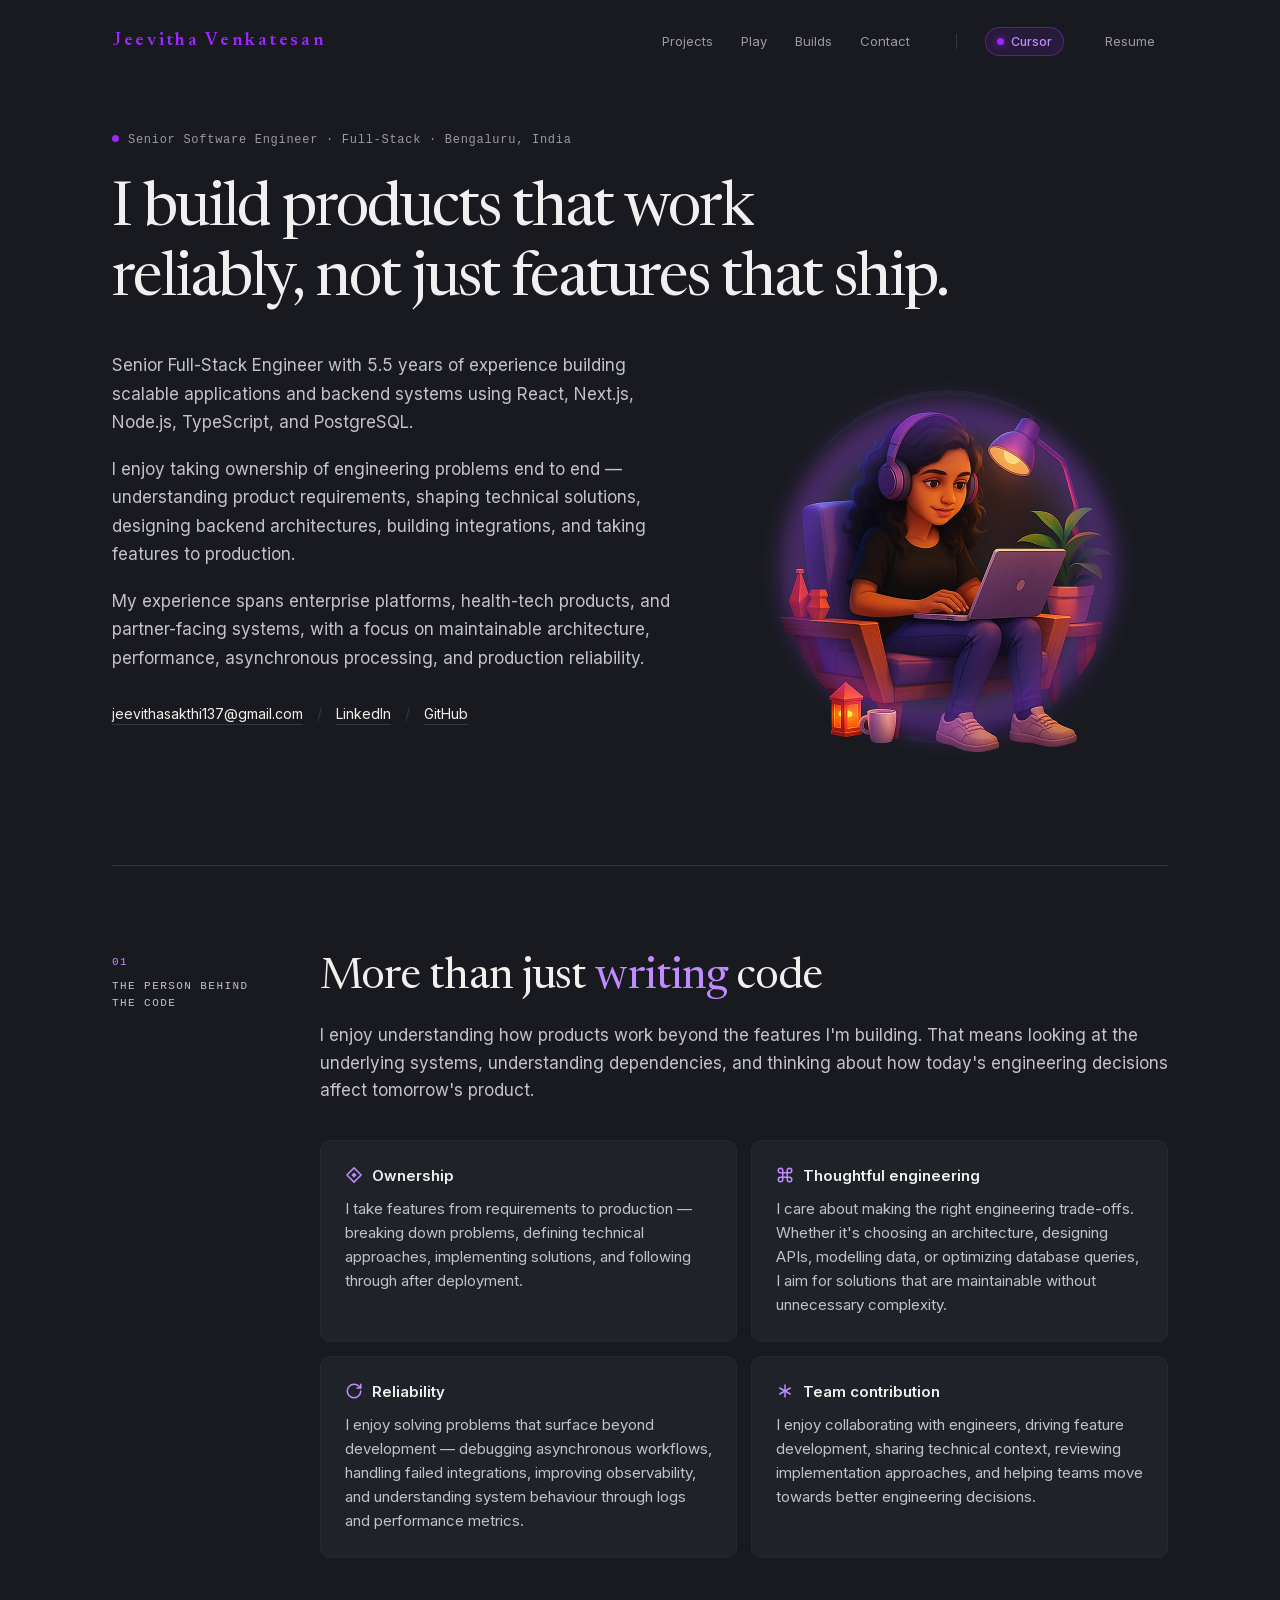
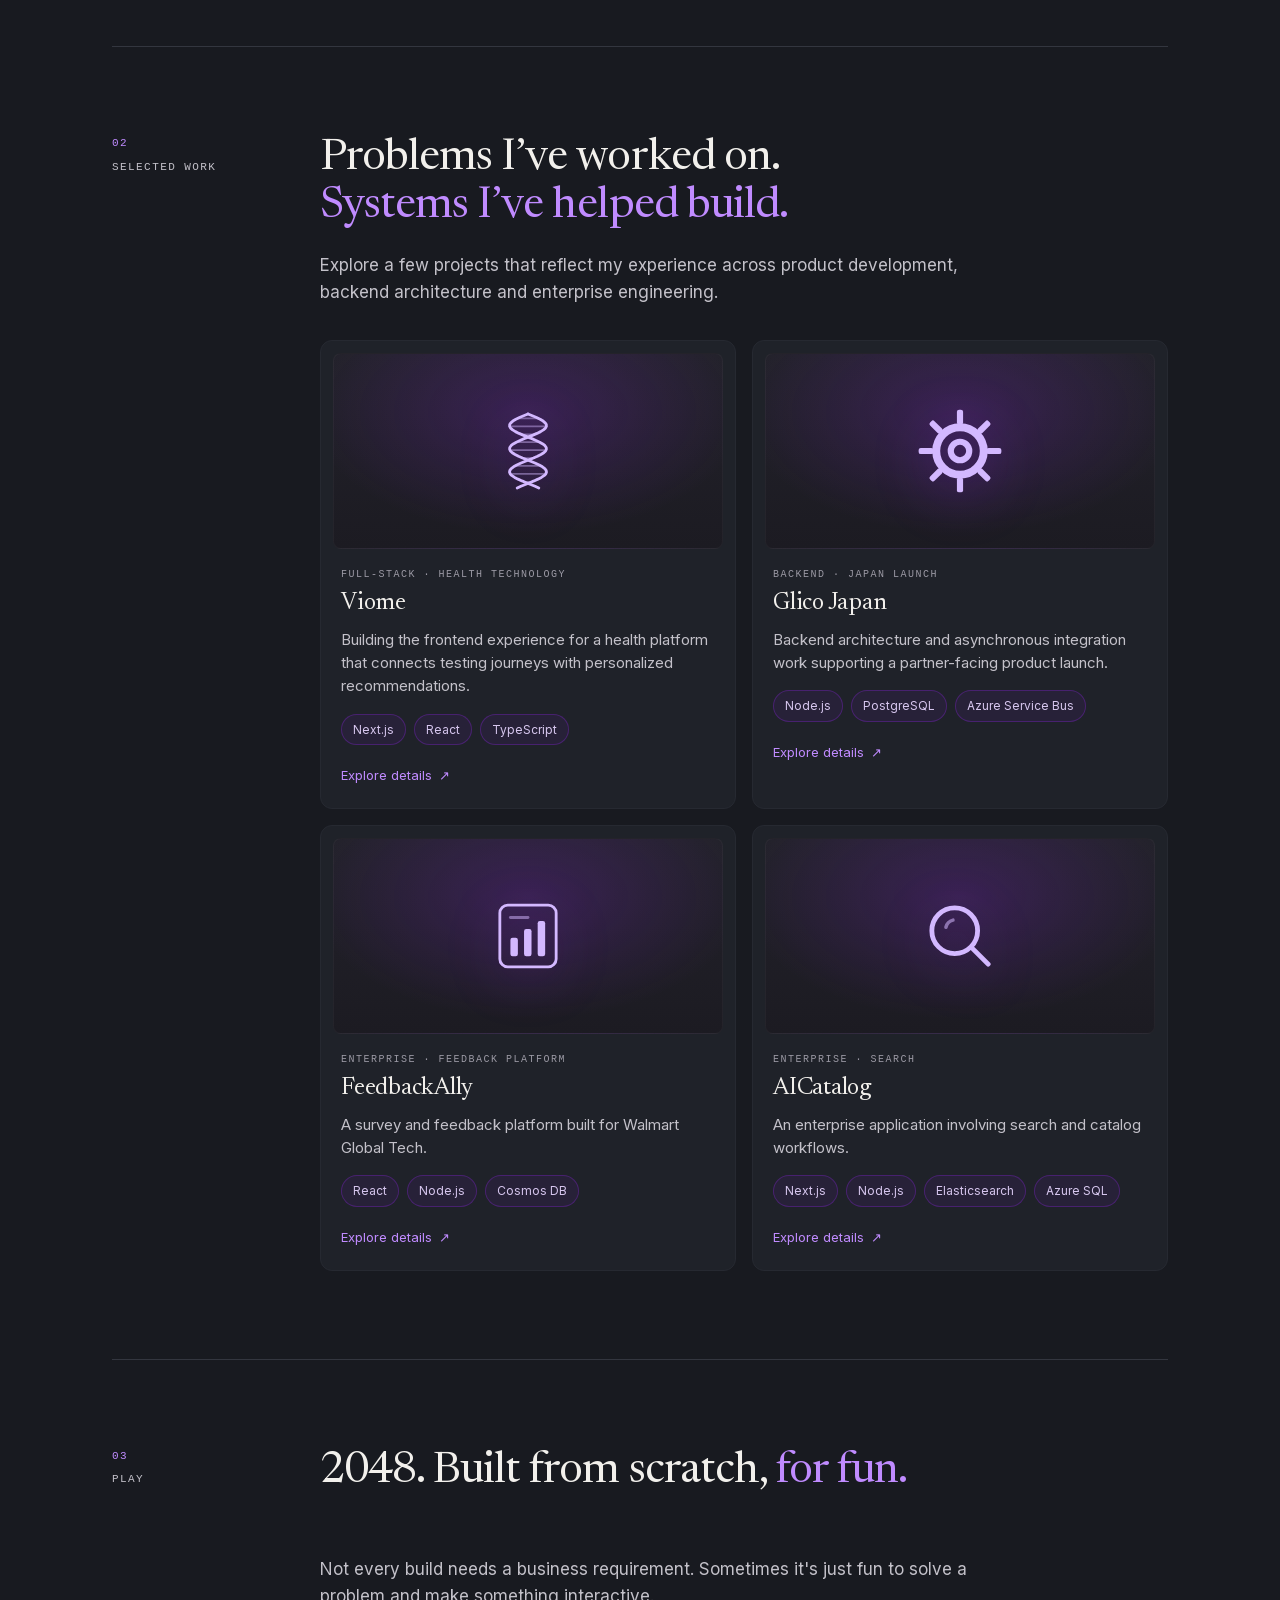
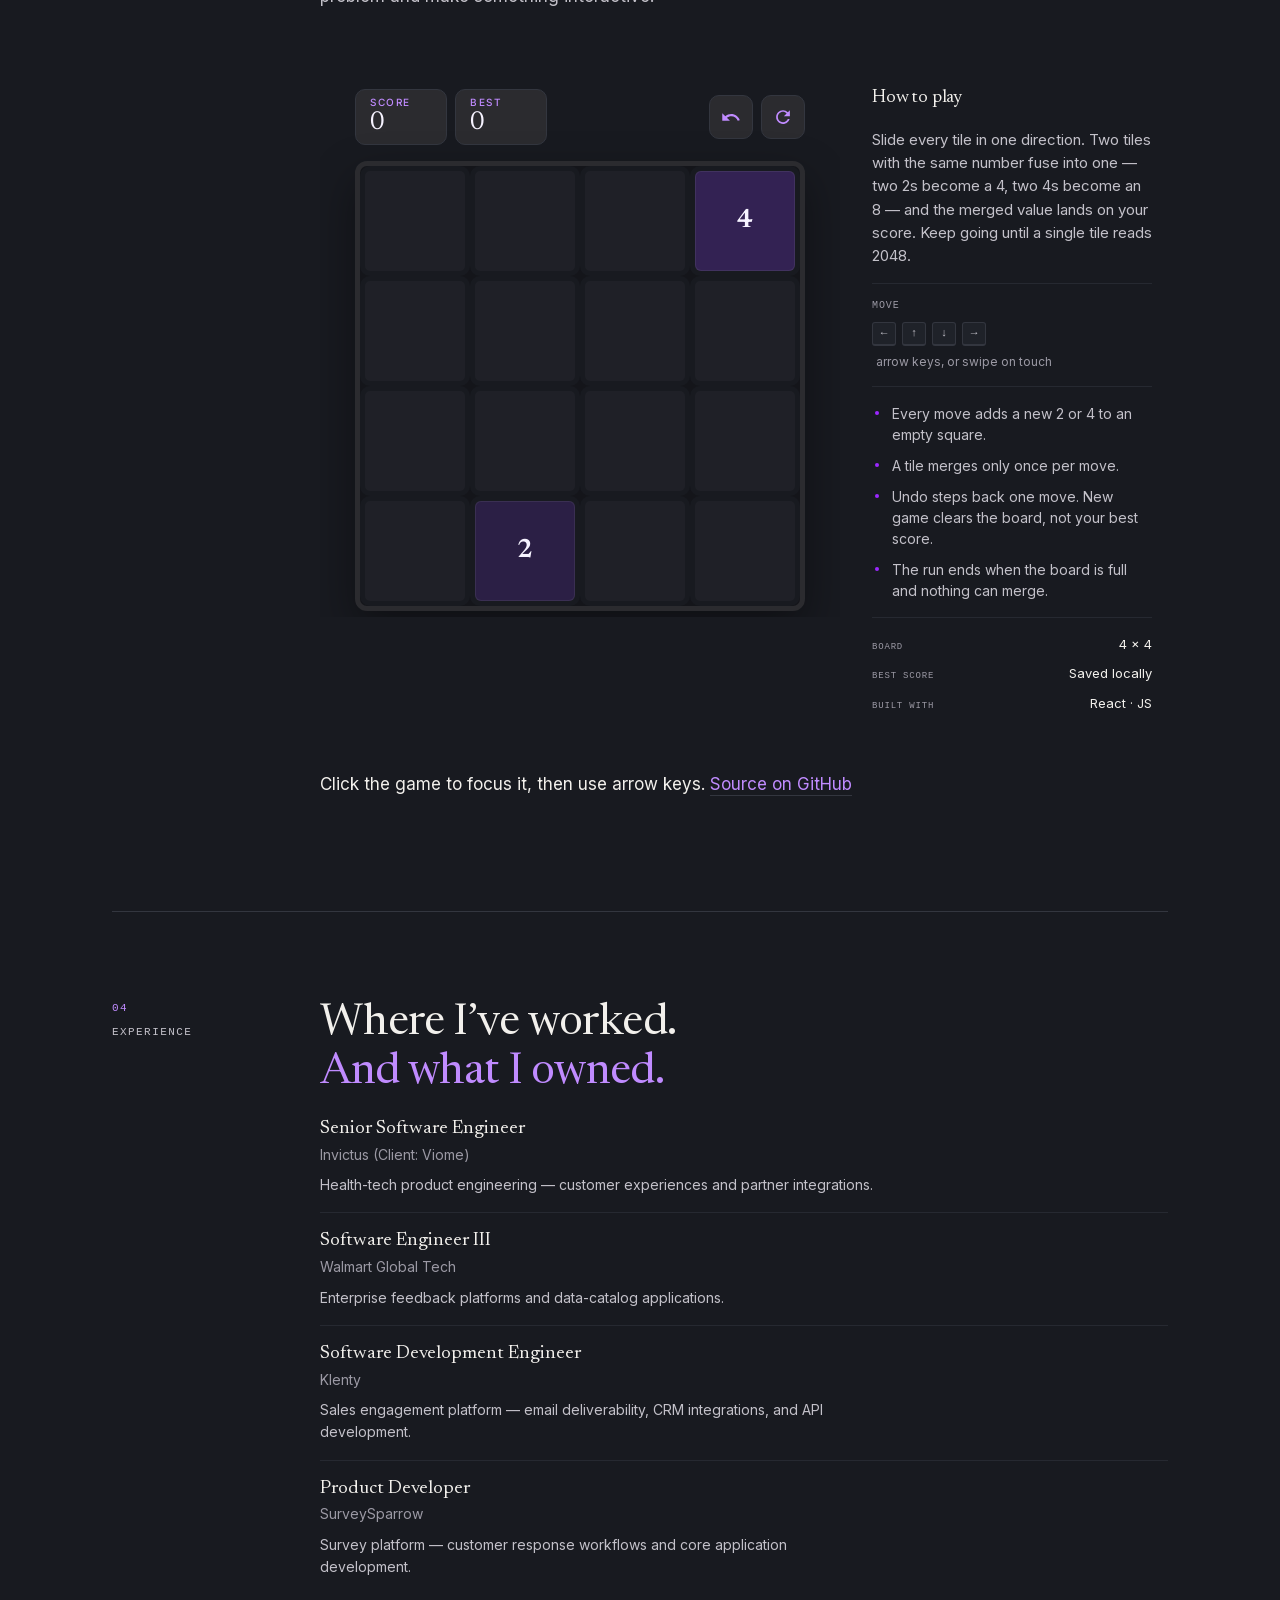
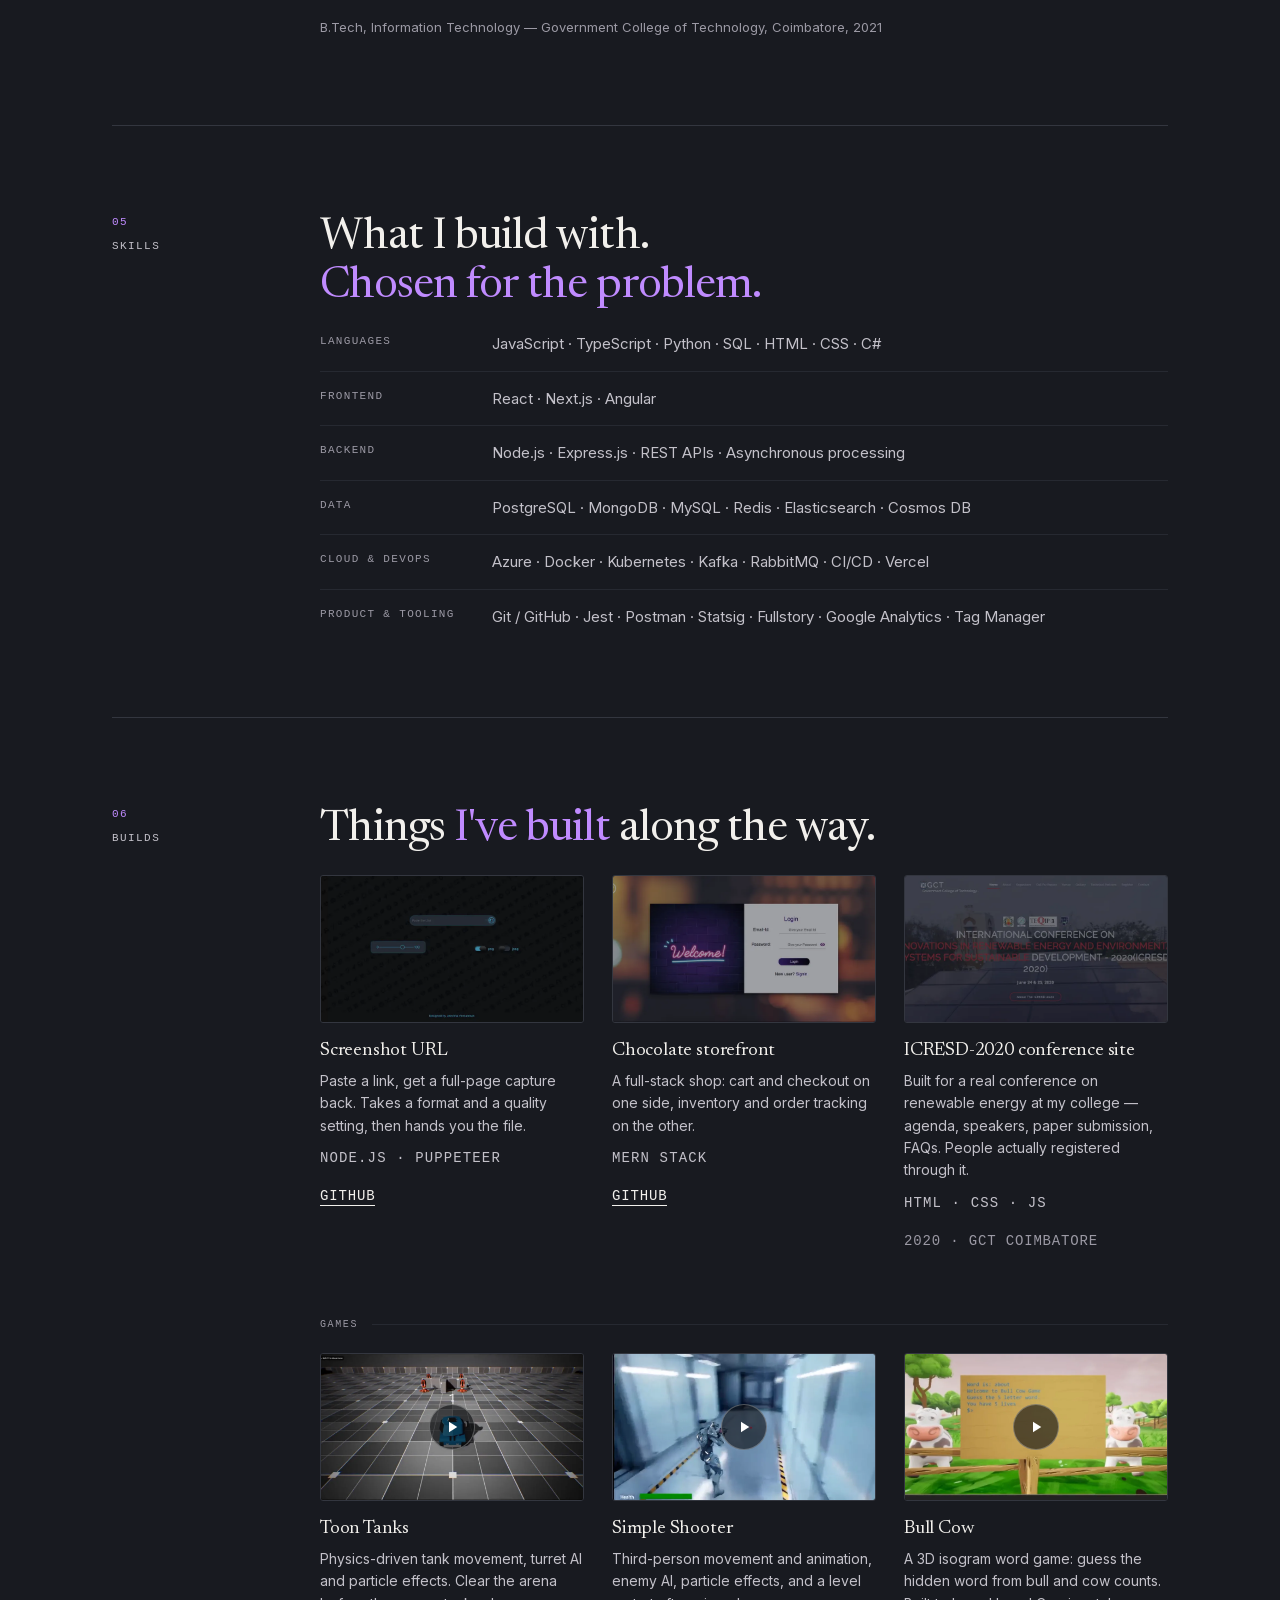
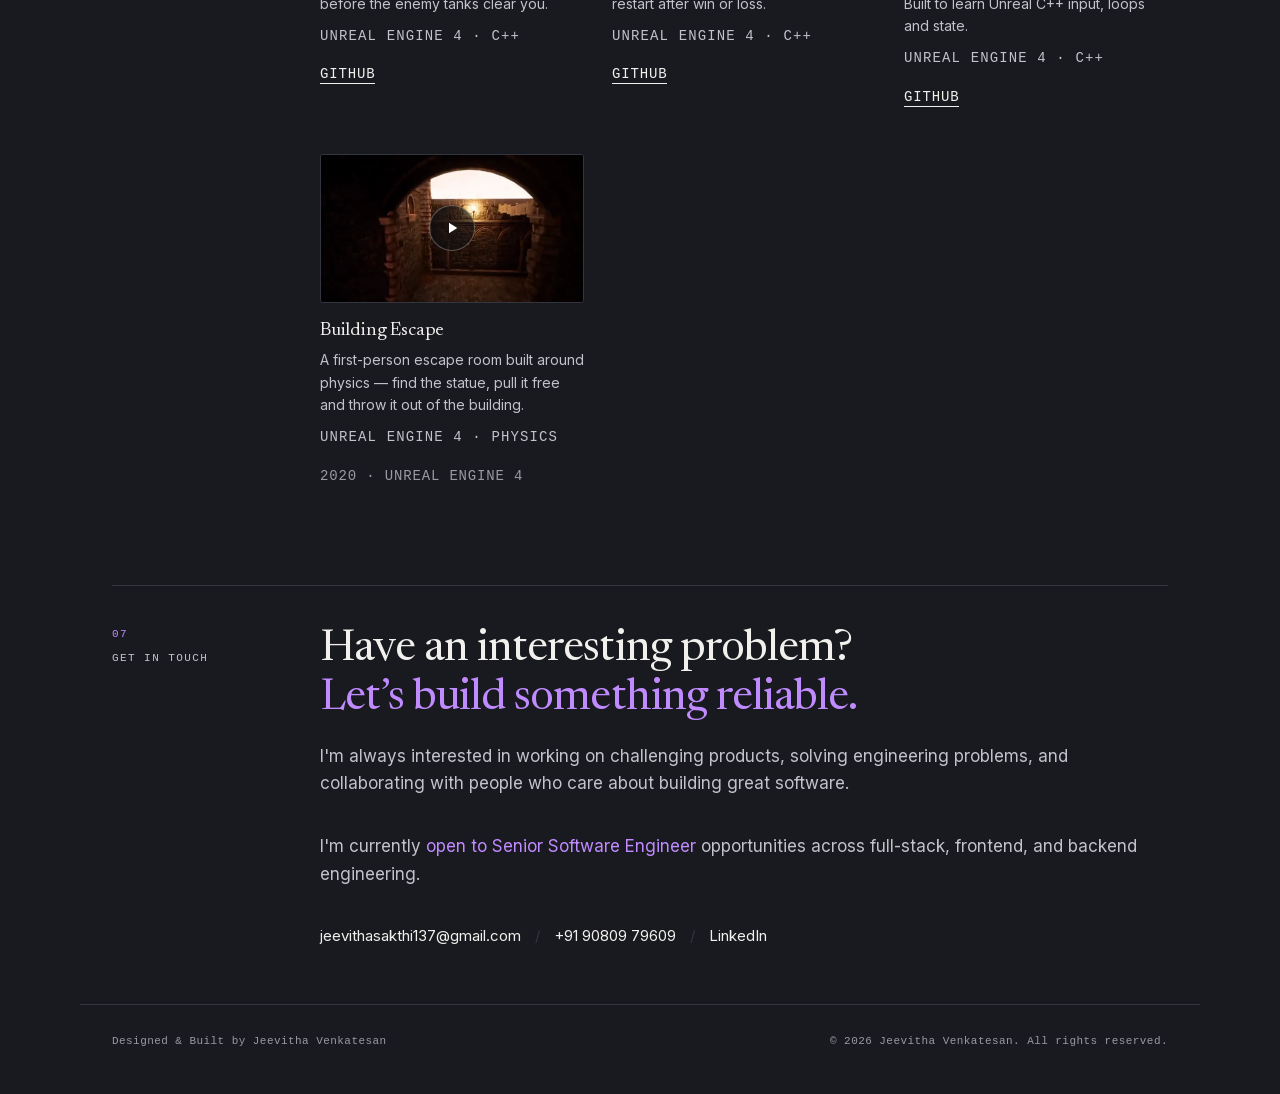
<file: index.html>
<!doctype html>
<html lang="en">
<head>
<!-- Cloudflare Web Analytics -->
 <script defer src='https://static.cloudflareinsights.com/beacon.min.js' data-cf-beacon='{"token": "206ff1e08c364bb09534b4befecb4db2"}'></script>
 <!-- End Cloudflare Web Analytics -->
<meta charset="utf-8">
<meta name="viewport" content="width=device-width, initial-scale=1">
<title>Jeevitha Venkatesan — Senior Full-Stack Engineer</title>
<meta name="description" content="Senior Full-Stack Engineer in Bengaluru. 5.6 years building scalable applications and backend systems — React, Next.js, Node.js, TypeScript, PostgreSQL.">
<meta name="theme-color" content="#181a20">

<meta property="og:title" content="Jeevitha Venkatesan — Senior Full-Stack Engineer">
<meta property="og:description" content="I build products that work reliably, not just features that ship. Backend architectures, integrations, asynchronous processing, and the reliability work that keeps them up.">
<meta property="og:type" content="website">
<meta property="og:url" content="https://jeevitha137.github.io/">
<meta property="og:image" content="https://jeevitha137.github.io/og.png">
<meta property="og:image:width" content="1200">
<meta property="og:image:height" content="630">
<meta property="og:image:alt" content="Jeevitha Venkatesan — Senior Full-Stack Engineer. I build products that work reliably, not just features that ship.">
<meta property="og:site_name" content="Jeevitha Venkatesan">
<meta name="twitter:card" content="summary_large_image">
<meta name="twitter:title" content="Jeevitha Venkatesan — Senior Full-Stack Engineer">
<meta name="twitter:description" content="I build products that work reliably, not just features that ship. Backend architectures, integrations, asynchronous processing, and the reliability work that keeps them up.">
<meta name="twitter:image" content="https://jeevitha137.github.io/og.png">

<link rel="icon" href="/favicon.svg" type="image/svg+xml">
<link rel="icon" href="/favicon-32.png" sizes="32x32" type="image/png">
<link rel="icon" href="/favicon-48.png" sizes="48x48" type="image/png">
<link rel="icon" href="/icon-192.png" sizes="192x192" type="image/png">
<link rel="apple-touch-icon" sizes="180x180" href="/apple-touch-icon.png">
<link rel="stylesheet" href="/fonts/fonts.css">

<script type="application/ld+json">
{
  "@context": "https://schema.org",
  "@type": "Person",
  "name": "Jeevitha Venkatesan",
  "jobTitle": "Senior Full-Stack Engineer",
  "url": "https://jeevitha137.github.io/",
  "email": "mailto:jeevithasakthi137@gmail.com",
  "address": { "@type": "PostalAddress", "addressLocality": "Bengaluru", "addressCountry": "IN" },
  "sameAs": [
    "https://www.linkedin.com/in/jeevithavenkatesan137",
    "https://github.com/jeevitha137"
  ],
  "knowsAbout": ["React", "Node.js", "TypeScript", "PostgreSQL", "Azure", "Microservices"]
}
</script>
  <script type="module" crossorigin src="/assets/index-Dku9z5ST.js"></script>
  <link rel="stylesheet" crossorigin href="/assets/index-DaO1y2UQ.css">
</head>
<body>
<div id="root"></div>
</body>
</html>
</file>
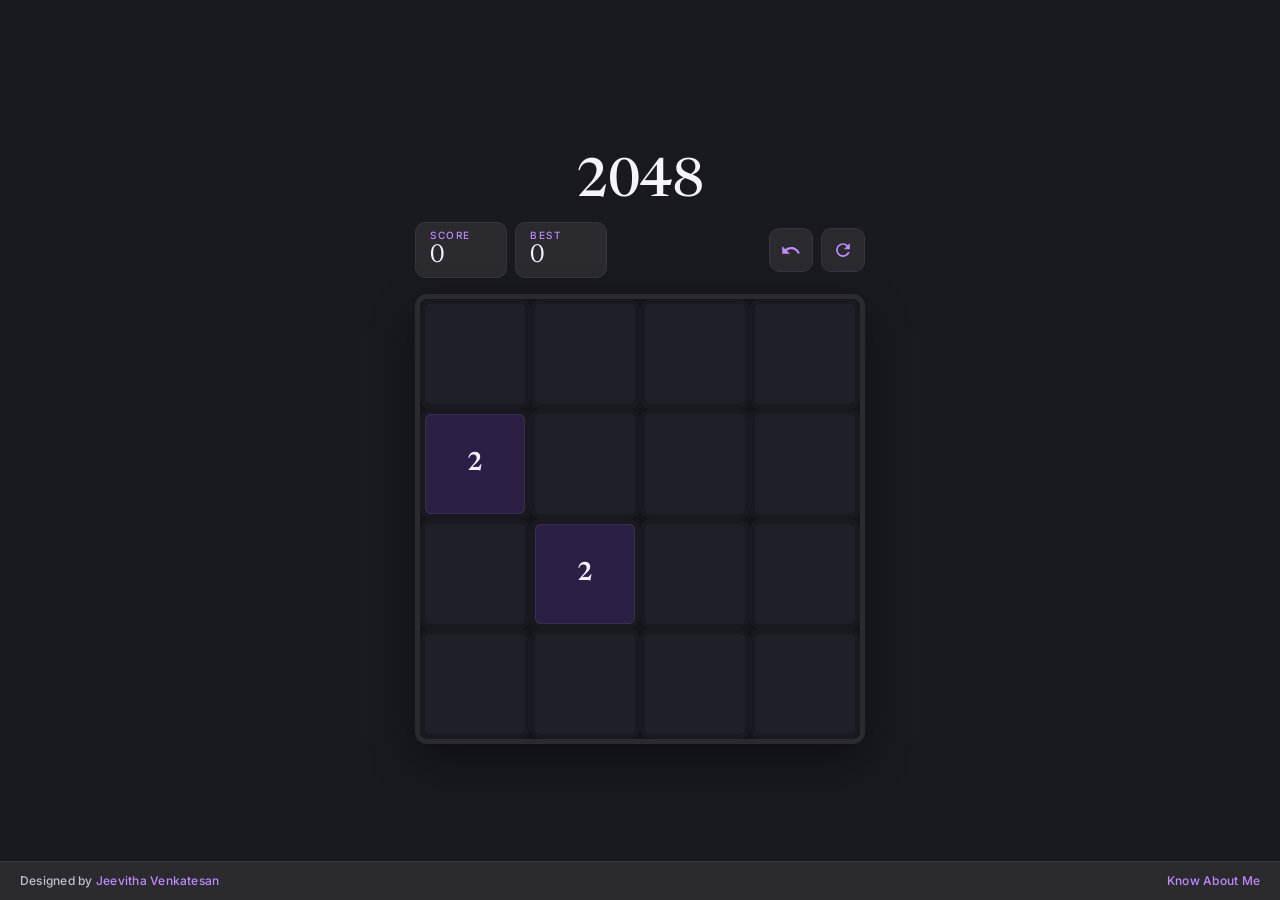
<file: play/2048/index.html>
<!doctype html><html lang="en"><head><meta charset="utf-8"/><link rel="icon" href="/play/2048/favicon.ico"/><meta name="viewport" content="width=device-width,initial-scale=1"/><meta name="theme-color" content="#181a20"/><meta name="description" content="Web site created using create-react-app"/><link rel="apple-touch-icon" href="/play/2048/logo192.png"/><link rel="manifest" href="/play/2048/manifest.json"/><title>2048 — Jeevitha Venkatesan</title><link rel="preconnect" href="https://fonts.googleapis.com"/><link rel="preconnect" href="https://fonts.gstatic.com" crossorigin/><link href="https://fonts.googleapis.com/css2?family=Newsreader:ital,opsz,wght@0,6..72,300..600;1,6..72,300..500&family=Inter:wght@400;500;600&display=swap" rel="stylesheet"/><link href="/play/2048/static/css/2.f49806b3.chunk.css" rel="stylesheet"><link href="/play/2048/static/css/main.e8fbacd0.chunk.css" rel="stylesheet"></head><body><noscript>You need to enable JavaScript to run this app.</noscript><div id="root"></div><script>!function(e){function t(t){for(var n,a,i=t[0],c=t[1],l=t[2],s=0,p=[];s<i.length;s++)a=i[s],Object.prototype.hasOwnProperty.call(o,a)&&o[a]&&p.push(o[a][0]),o[a]=0;for(n in c)Object.prototype.hasOwnProperty.call(c,n)&&(e[n]=c[n]);for(f&&f(t);p.length;)p.shift()();return u.push.apply(u,l||[]),r()}function r(){for(var e,t=0;t<u.length;t++){for(var r=u[t],n=!0,i=1;i<r.length;i++){var c=r[i];0!==o[c]&&(n=!1)}n&&(u.splice(t--,1),e=a(a.s=r[0]))}return e}var n={},o={1:0},u=[];function a(t){if(n[t])return n[t].exports;var r=n[t]={i:t,l:!1,exports:{}};return e[t].call(r.exports,r,r.exports,a),r.l=!0,r.exports}a.e=function(e){var t=[],r=o[e];if(0!==r)if(r)t.push(r[2]);else{var n=new Promise((function(t,n){r=o[e]=[t,n]}));t.push(r[2]=n);var u,i=document.createElement("script");i.charset="utf-8",i.timeout=120,a.nc&&i.setAttribute("nonce",a.nc),i.src=function(e){return a.p+"static/js/"+({}[e]||e)+"."+{3:"c75cca83"}[e]+".chunk.js"}(e);var c=new Error;u=function(t){i.onerror=i.onload=null,clearTimeout(l);var r=o[e];if(0!==r){if(r){var n=t&&("load"===t.type?"missing":t.type),u=t&&t.target&&t.target.src;c.message="Loading chunk "+e+" failed.\n("+n+": "+u+")",c.name="ChunkLoadError",c.type=n,c.request=u,r[1](c)}o[e]=void 0}};var l=setTimeout((function(){u({type:"timeout",target:i})}),12e4);i.onerror=i.onload=u,document.head.appendChild(i)}return Promise.all(t)},a.m=e,a.c=n,a.d=function(e,t,r){a.o(e,t)||Object.defineProperty(e,t,{enumerable:!0,get:r})},a.r=function(e){"undefined"!=typeof Symbol&&Symbol.toStringTag&&Object.defineProperty(e,Symbol.toStringTag,{value:"Module"}),Object.defineProperty(e,"__esModule",{value:!0})},a.t=function(e,t){if(1&t&&(e=a(e)),8&t)return e;if(4&t&&"object"==typeof e&&e&&e.__esModule)return e;var r=Object.create(null);if(a.r(r),Object.defineProperty(r,"default",{enumerable:!0,value:e}),2&t&&"string"!=typeof e)for(var n in e)a.d(r,n,function(t){return e[t]}.bind(null,n));return r},a.n=function(e){var t=e&&e.__esModule?function(){return e.default}:function(){return e};return a.d(t,"a",t),t},a.o=function(e,t){return Object.prototype.hasOwnProperty.call(e,t)},a.p="/play/2048/",a.oe=function(e){throw console.error(e),e};var i=this.webpackJsonpreactsite=this.webpackJsonpreactsite||[],c=i.push.bind(i);i.push=t,i=i.slice();for(var l=0;l<i.length;l++)t(i[l]);var f=c;r()}([])</script><script src="/play/2048/static/js/2.e0609e79.chunk.js"></script><script src="/play/2048/static/js/main.cfbc8ffd.chunk.js"></script></body></html>
</file>
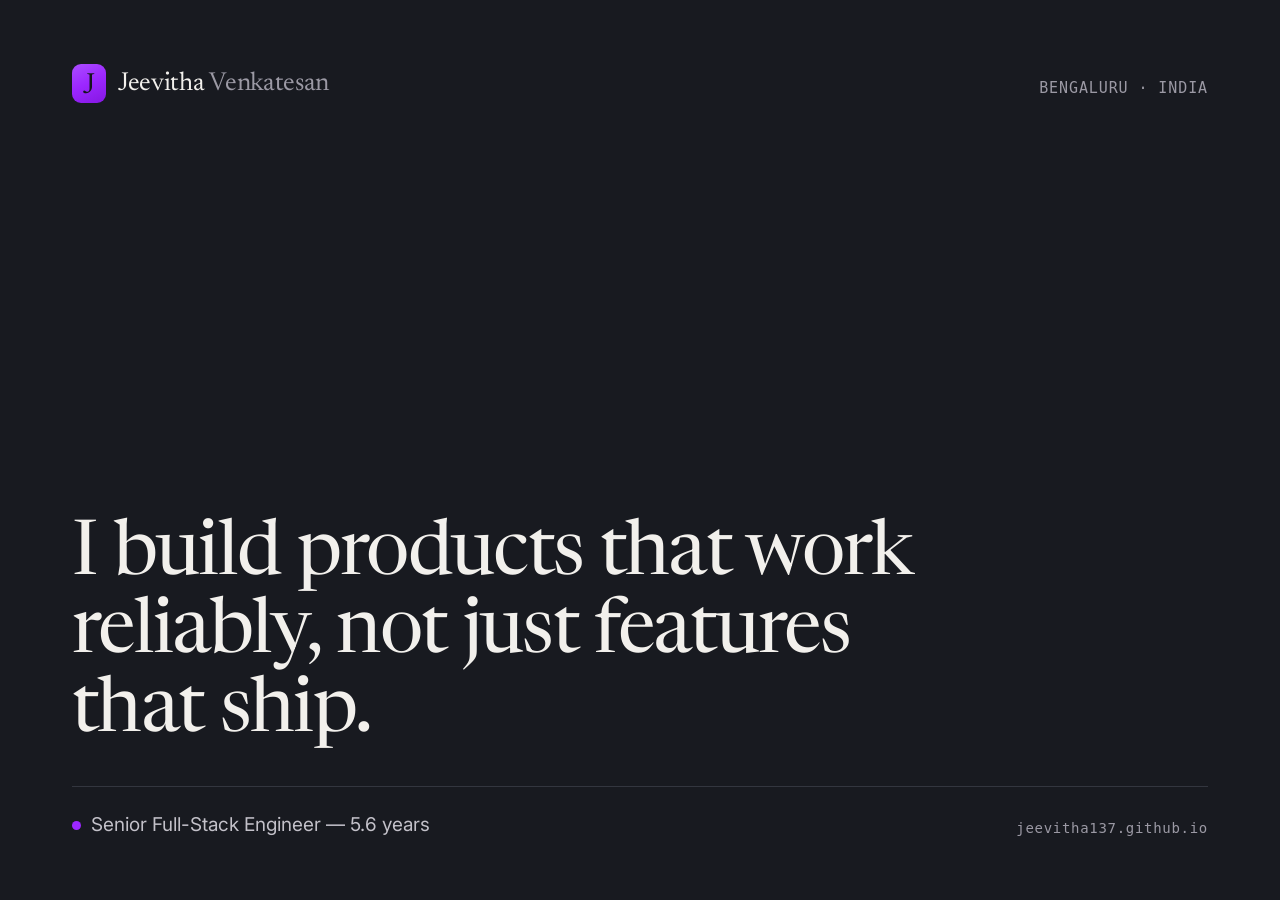
<file: og-source.html>
<!doctype html><html><head><meta charset="utf-8">
<link rel="preconnect" href="https://fonts.googleapis.com"><link rel="preconnect" href="https://fonts.gstatic.com" crossorigin>
<link href="https://fonts.googleapis.com/css2?family=Newsreader:opsz,wght@6..72,300..600&family=Inter:wght@400;500&display=swap" rel="stylesheet">
<style>
  html,body{margin:0;width:1200px;height:630px;background:#181a20;color:#f2f0ec}
  .pad{position:absolute;inset:64px 72px;display:flex;flex-direction:column;justify-content:space-between}
  .top{display:flex;justify-content:space-between;align-items:baseline;font-family:Inter,sans-serif;font-size:20px}
  .brand{display:flex;align-items:center;gap:12px}
  .mark{display:grid;place-items:center;width:34px;height:34px;border-radius:9px;
        background:linear-gradient(155deg,#ab4dff,#9c27ff 48%,#8517e2);color:#14161b;
        font-family:Newsreader,Georgia,serif;font-size:29px;line-height:1;padding-top:5px}
  .name{font-family:Newsreader,Georgia,serif;font-size:26px;letter-spacing:-.012em}
  .meta{color:#9b99a4;font-family:ui-monospace,Menlo,monospace;font-size:15px;letter-spacing:.06em}
  h1{margin:0;font-family:Newsreader,Georgia,serif;font-weight:400;font-size:76px;line-height:1.03;letter-spacing:-.022em;max-width:900px}
  .rule{height:1px;background:#33363f;margin:34px 0 26px}
  .foot{display:flex;justify-content:space-between;align-items:flex-end;font-family:Inter,sans-serif;font-size:19px;color:#c3c1c9}
  .dot{display:inline-block;width:9px;height:9px;border-radius:50%;background:#9c27ff;margin-right:10px;vertical-align:1px}
  .mono{font-family:ui-monospace,Menlo,monospace;font-size:14px;color:#9b99a4;letter-spacing:.05em}
</style></head><body><div class="pad">
  <div class="top"><span class="brand"><span class="mark">J</span><span class="name">Jeevitha <span style="color:#9b99a4">Venkatesan</span></span></span><span class="meta">BENGALURU · INDIA</span></div>
  <div>
    <h1>I build products that work reliably, not just features that ship.</h1>
    <div class="rule"></div>
    <div class="foot">
      <span><span class="dot"></span>Senior Full-Stack Engineer — 5.6 years</span>
      <span class="mono">jeevitha137.github.io</span>
    </div>
  </div>
</div></body></html>
</file>
<file: fonts/fonts.css>
/* cyrillic-ext */
@font-face {
  font-family: 'Inter';
  font-style: normal;
  font-weight: 400;
  font-display: swap;
  src: url(/fonts/UcC73FwrK3iLTeHuS_nVMrMxCp50SjIa2JL7W0Q5n-wU.woff2) format('woff2');
  unicode-range: U+0460-052F, U+1C80-1C8A, U+20B4, U+2DE0-2DFF, U+A640-A69F, U+FE2E-FE2F;
}
/* cyrillic */
@font-face {
  font-family: 'Inter';
  font-style: normal;
  font-weight: 400;
  font-display: swap;
  src: url(/fonts/UcC73FwrK3iLTeHuS_nVMrMxCp50SjIa0ZL7W0Q5n-wU.woff2) format('woff2');
  unicode-range: U+0301, U+0400-045F, U+0490-0491, U+04B0-04B1, U+2116;
}
/* greek-ext */
@font-face {
  font-family: 'Inter';
  font-style: normal;
  font-weight: 400;
  font-display: swap;
  src: url(/fonts/UcC73FwrK3iLTeHuS_nVMrMxCp50SjIa2ZL7W0Q5n-wU.woff2) format('woff2');
  unicode-range: U+1F00-1FFF;
}
/* greek */
@font-face {
  font-family: 'Inter';
  font-style: normal;
  font-weight: 400;
  font-display: swap;
  src: url(/fonts/UcC73FwrK3iLTeHuS_nVMrMxCp50SjIa1pL7W0Q5n-wU.woff2) format('woff2');
  unicode-range: U+0370-0377, U+037A-037F, U+0384-038A, U+038C, U+038E-03A1, U+03A3-03FF;
}
/* vietnamese */
@font-face {
  font-family: 'Inter';
  font-style: normal;
  font-weight: 400;
  font-display: swap;
  src: url(/fonts/UcC73FwrK3iLTeHuS_nVMrMxCp50SjIa2pL7W0Q5n-wU.woff2) format('woff2');
  unicode-range: U+0102-0103, U+0110-0111, U+0128-0129, U+0168-0169, U+01A0-01A1, U+01AF-01B0, U+0300-0301, U+0303-0304, U+0308-0309, U+0323, U+0329, U+1EA0-1EF9, U+20AB;
}
/* latin-ext */
@font-face {
  font-family: 'Inter';
  font-style: normal;
  font-weight: 400;
  font-display: swap;
  src: url(/fonts/UcC73FwrK3iLTeHuS_nVMrMxCp50SjIa25L7W0Q5n-wU.woff2) format('woff2');
  unicode-range: U+0100-02BA, U+02BD-02C5, U+02C7-02CC, U+02CE-02D7, U+02DD-02FF, U+0304, U+0308, U+0329, U+1D00-1DBF, U+1E00-1E9F, U+1EF2-1EFF, U+2020, U+20A0-20AB, U+20AD-20C4, U+2113, U+2C60-2C7F, U+A720-A7FF;
}
/* latin */
@font-face {
  font-family: 'Inter';
  font-style: normal;
  font-weight: 400;
  font-display: swap;
  src: url(/fonts/UcC73FwrK3iLTeHuS_nVMrMxCp50SjIa1ZL7W0Q5nw.woff2) format('woff2');
  unicode-range: U+0000-00FF, U+0131, U+0152-0153, U+02BB-02BC, U+02C6, U+02DA, U+02DC, U+0304, U+0308, U+0329, U+2000-206F, U+20AC, U+2122, U+2191, U+2193, U+2212, U+2215, U+FEFF, U+FFFD;
}
/* cyrillic-ext */
@font-face {
  font-family: 'Inter';
  font-style: normal;
  font-weight: 500;
  font-display: swap;
  src: url(/fonts/UcC73FwrK3iLTeHuS_nVMrMxCp50SjIa2JL7W0Q5n-wU.woff2) format('woff2');
  unicode-range: U+0460-052F, U+1C80-1C8A, U+20B4, U+2DE0-2DFF, U+A640-A69F, U+FE2E-FE2F;
}
/* cyrillic */
@font-face {
  font-family: 'Inter';
  font-style: normal;
  font-weight: 500;
  font-display: swap;
  src: url(/fonts/UcC73FwrK3iLTeHuS_nVMrMxCp50SjIa0ZL7W0Q5n-wU.woff2) format('woff2');
  unicode-range: U+0301, U+0400-045F, U+0490-0491, U+04B0-04B1, U+2116;
}
/* greek-ext */
@font-face {
  font-family: 'Inter';
  font-style: normal;
  font-weight: 500;
  font-display: swap;
  src: url(/fonts/UcC73FwrK3iLTeHuS_nVMrMxCp50SjIa2ZL7W0Q5n-wU.woff2) format('woff2');
  unicode-range: U+1F00-1FFF;
}
/* greek */
@font-face {
  font-family: 'Inter';
  font-style: normal;
  font-weight: 500;
  font-display: swap;
  src: url(/fonts/UcC73FwrK3iLTeHuS_nVMrMxCp50SjIa1pL7W0Q5n-wU.woff2) format('woff2');
  unicode-range: U+0370-0377, U+037A-037F, U+0384-038A, U+038C, U+038E-03A1, U+03A3-03FF;
}
/* vietnamese */
@font-face {
  font-family: 'Inter';
  font-style: normal;
  font-weight: 500;
  font-display: swap;
  src: url(/fonts/UcC73FwrK3iLTeHuS_nVMrMxCp50SjIa2pL7W0Q5n-wU.woff2) format('woff2');
  unicode-range: U+0102-0103, U+0110-0111, U+0128-0129, U+0168-0169, U+01A0-01A1, U+01AF-01B0, U+0300-0301, U+0303-0304, U+0308-0309, U+0323, U+0329, U+1EA0-1EF9, U+20AB;
}
/* latin-ext */
@font-face {
  font-family: 'Inter';
  font-style: normal;
  font-weight: 500;
  font-display: swap;
  src: url(/fonts/UcC73FwrK3iLTeHuS_nVMrMxCp50SjIa25L7W0Q5n-wU.woff2) format('woff2');
  unicode-range: U+0100-02BA, U+02BD-02C5, U+02C7-02CC, U+02CE-02D7, U+02DD-02FF, U+0304, U+0308, U+0329, U+1D00-1DBF, U+1E00-1E9F, U+1EF2-1EFF, U+2020, U+20A0-20AB, U+20AD-20C4, U+2113, U+2C60-2C7F, U+A720-A7FF;
}
/* latin */
@font-face {
  font-family: 'Inter';
  font-style: normal;
  font-weight: 500;
  font-display: swap;
  src: url(/fonts/UcC73FwrK3iLTeHuS_nVMrMxCp50SjIa1ZL7W0Q5nw.woff2) format('woff2');
  unicode-range: U+0000-00FF, U+0131, U+0152-0153, U+02BB-02BC, U+02C6, U+02DA, U+02DC, U+0304, U+0308, U+0329, U+2000-206F, U+20AC, U+2122, U+2191, U+2193, U+2212, U+2215, U+FEFF, U+FFFD;
}
/* cyrillic-ext */
@font-face {
  font-family: 'Inter';
  font-style: normal;
  font-weight: 600;
  font-display: swap;
  src: url(/fonts/UcC73FwrK3iLTeHuS_nVMrMxCp50SjIa2JL7W0Q5n-wU.woff2) format('woff2');
  unicode-range: U+0460-052F, U+1C80-1C8A, U+20B4, U+2DE0-2DFF, U+A640-A69F, U+FE2E-FE2F;
}
/* cyrillic */
@font-face {
  font-family: 'Inter';
  font-style: normal;
  font-weight: 600;
  font-display: swap;
  src: url(/fonts/UcC73FwrK3iLTeHuS_nVMrMxCp50SjIa0ZL7W0Q5n-wU.woff2) format('woff2');
  unicode-range: U+0301, U+0400-045F, U+0490-0491, U+04B0-04B1, U+2116;
}
/* greek-ext */
@font-face {
  font-family: 'Inter';
  font-style: normal;
  font-weight: 600;
  font-display: swap;
  src: url(/fonts/UcC73FwrK3iLTeHuS_nVMrMxCp50SjIa2ZL7W0Q5n-wU.woff2) format('woff2');
  unicode-range: U+1F00-1FFF;
}
/* greek */
@font-face {
  font-family: 'Inter';
  font-style: normal;
  font-weight: 600;
  font-display: swap;
  src: url(/fonts/UcC73FwrK3iLTeHuS_nVMrMxCp50SjIa1pL7W0Q5n-wU.woff2) format('woff2');
  unicode-range: U+0370-0377, U+037A-037F, U+0384-038A, U+038C, U+038E-03A1, U+03A3-03FF;
}
/* vietnamese */
@font-face {
  font-family: 'Inter';
  font-style: normal;
  font-weight: 600;
  font-display: swap;
  src: url(/fonts/UcC73FwrK3iLTeHuS_nVMrMxCp50SjIa2pL7W0Q5n-wU.woff2) format('woff2');
  unicode-range: U+0102-0103, U+0110-0111, U+0128-0129, U+0168-0169, U+01A0-01A1, U+01AF-01B0, U+0300-0301, U+0303-0304, U+0308-0309, U+0323, U+0329, U+1EA0-1EF9, U+20AB;
}
/* latin-ext */
@font-face {
  font-family: 'Inter';
  font-style: normal;
  font-weight: 600;
  font-display: swap;
  src: url(/fonts/UcC73FwrK3iLTeHuS_nVMrMxCp50SjIa25L7W0Q5n-wU.woff2) format('woff2');
  unicode-range: U+0100-02BA, U+02BD-02C5, U+02C7-02CC, U+02CE-02D7, U+02DD-02FF, U+0304, U+0308, U+0329, U+1D00-1DBF, U+1E00-1E9F, U+1EF2-1EFF, U+2020, U+20A0-20AB, U+20AD-20C4, U+2113, U+2C60-2C7F, U+A720-A7FF;
}
/* latin */
@font-face {
  font-family: 'Inter';
  font-style: normal;
  font-weight: 600;
  font-display: swap;
  src: url(/fonts/UcC73FwrK3iLTeHuS_nVMrMxCp50SjIa1ZL7W0Q5nw.woff2) format('woff2');
  unicode-range: U+0000-00FF, U+0131, U+0152-0153, U+02BB-02BC, U+02C6, U+02DA, U+02DC, U+0304, U+0308, U+0329, U+2000-206F, U+20AC, U+2122, U+2191, U+2193, U+2212, U+2215, U+FEFF, U+FFFD;
}
/* vietnamese */
@font-face {
  font-family: 'Newsreader';
  font-style: italic;
  font-weight: 300 500;
  font-display: swap;
  src: url(/fonts/cY9CfjOCX1hbuyalUrK439vCgYhCBJWxZCPp.woff2) format('woff2');
  unicode-range: U+0102-0103, U+0110-0111, U+0128-0129, U+0168-0169, U+01A0-01A1, U+01AF-01B0, U+0300-0301, U+0303-0304, U+0308-0309, U+0323, U+0329, U+1EA0-1EF9, U+20AB;
}
/* latin-ext */
@font-face {
  font-family: 'Newsreader';
  font-style: italic;
  font-weight: 300 500;
  font-display: swap;
  src: url(/fonts/cY9CfjOCX1hbuyalUrK439vCgIhCBJWxZCPp.woff2) format('woff2');
  unicode-range: U+0100-02BA, U+02BD-02C5, U+02C7-02CC, U+02CE-02D7, U+02DD-02FF, U+0304, U+0308, U+0329, U+1D00-1DBF, U+1E00-1E9F, U+1EF2-1EFF, U+2020, U+20A0-20AB, U+20AD-20C4, U+2113, U+2C60-2C7F, U+A720-A7FF;
}
/* latin */
@font-face {
  font-family: 'Newsreader';
  font-style: italic;
  font-weight: 300 500;
  font-display: swap;
  src: url(/fonts/cY9CfjOCX1hbuyalUrK439vCjohCBJWxZA.woff2) format('woff2');
  unicode-range: U+0000-00FF, U+0131, U+0152-0153, U+02BB-02BC, U+02C6, U+02DA, U+02DC, U+0304, U+0308, U+0329, U+2000-206F, U+20AC, U+2122, U+2191, U+2193, U+2212, U+2215, U+FEFF, U+FFFD;
}
/* vietnamese */
@font-face {
  font-family: 'Newsreader';
  font-style: normal;
  font-weight: 300 600;
  font-display: swap;
  src: url(/fonts/cY9AfjOCX1hbuyalUrK439HyjIJFJpeBZQ.woff2) format('woff2');
  unicode-range: U+0102-0103, U+0110-0111, U+0128-0129, U+0168-0169, U+01A0-01A1, U+01AF-01B0, U+0300-0301, U+0303-0304, U+0308-0309, U+0323, U+0329, U+1EA0-1EF9, U+20AB;
}
/* latin-ext */
@font-face {
  font-family: 'Newsreader';
  font-style: normal;
  font-weight: 300 600;
  font-display: swap;
  src: url(/fonts/cY9AfjOCX1hbuyalUrK439DyjIJFJpeBZQ.woff2) format('woff2');
  unicode-range: U+0100-02BA, U+02BD-02C5, U+02C7-02CC, U+02CE-02D7, U+02DD-02FF, U+0304, U+0308, U+0329, U+1D00-1DBF, U+1E00-1E9F, U+1EF2-1EFF, U+2020, U+20A0-20AB, U+20AD-20C4, U+2113, U+2C60-2C7F, U+A720-A7FF;
}
/* latin */
@font-face {
  font-family: 'Newsreader';
  font-style: normal;
  font-weight: 300 600;
  font-display: swap;
  src: url(/fonts/cY9AfjOCX1hbuyalUrK4397yjIJFJpc.woff2) format('woff2');
  unicode-range: U+0000-00FF, U+0131, U+0152-0153, U+02BB-02BC, U+02C6, U+02DA, U+02DC, U+0304, U+0308, U+0329, U+2000-206F, U+20AC, U+2122, U+2191, U+2193, U+2212, U+2215, U+FEFF, U+FFFD;
}
</file>
<file: assets/index-DaO1y2UQ.css>
:root{--paper:#181a20;--paper-raise:#1f2229;--ink:#f2f0ec;--ink-soft:#c3c1c9;--muted:#9b99a4;--rule:#33363f;--rule-soft:#262931;--accent:#9c27ff;--accent-ink:#c08bff;--wire:#4d515c;--serif:"Newsreader", Georgia, "Times New Roman", serif;--sans:"Inter", -apple-system, BlinkMacSystemFont, "Segoe UI", Helvetica, Arial, sans-serif;--mono:ui-monospace, SFMono-Regular, "SF Mono", Menlo, Consolas, monospace;--ease:cubic-bezier(.22, .61, .36, 1);--spring:cubic-bezier(.34, 1.56, .64, 1);--measure:62ch;--gutter:32px;--section-space:88px;--t0:#22252c;--t2:#292c34;--t4:#31353e;--t8:#3b3352;--t16:#473a68;--t32:#574285;--t64:#6a4aa6;--t128:#7c52c7;--t256:#8c46e2;--t512:#a34bff;--t1024:#b56bff;--t2048:#c98bff;--thigh:#181a20}*,:before,:after{box-sizing:border-box}html{-webkit-text-size-adjust:100%;scroll-behavior:smooth;scroll-padding-top:76px}body{background:var(--paper);color:var(--ink);font-family:var(--sans);font-feature-settings:"kern" 1, "liga" 1;-webkit-font-smoothing:antialiased;margin:0;font-size:17px;line-height:1.6;overflow-x:hidden}::selection{background:var(--accent);color:#fff}a{color:inherit}a:focus-visible,button:focus-visible,.board:focus-visible{outline:2px solid var(--accent);outline-offset:3px;border-radius:2px}.skip{background:var(--ink);color:var(--paper);z-index:60;padding:12px 18px;font-size:14px;position:absolute;top:0;left:-9999px}.skip:focus{top:16px;left:16px}.splash-cursor{z-index:90;pointer-events:none;width:100%;height:100%;position:fixed;inset:0}@media (prefers-reduced-motion:reduce){.splash-cursor{display:none}}.site-head{z-index:40;max-width:1120px;padding:22px var(--gutter) 14px;align-items:center;gap:28px;margin:0 auto;display:flex;position:sticky;top:0}.site-head:before{content:"";z-index:-1;-webkit-backdrop-filter:blur(14px)saturate(1.15);backdrop-filter:blur(14px)saturate(1.15);width:100vw;box-shadow:0 1px 0 var(--rule-soft);opacity:0;transition:opacity .3s var(--ease);background:#181a20d1;position:absolute;top:0;bottom:0;left:50%;transform:translate(-50%)}.site-head.is-scrolled:before{opacity:1}main>section[id]{scroll-margin-top:88px}.brand{white-space:nowrap;align-items:center;gap:10px;text-decoration:none;display:inline-flex;position:relative}@keyframes mark-pop{0%{transform:scale(1)rotate(0)}35%{transform:scale(1.22)rotate(-8deg)}65%{transform:scale(.97)rotate(3deg)}to{transform:scale(1)rotate(0)}}.brand-name{font-family:var(--serif);letter-spacing:-.012em;color:var(--accent);letter-spacing:.15em;margin:0 auto;font-size:1.125rem;font-weight:1000}@keyframes glow{0%{text-shadow:0 0 1px #9c27ff,0 0 2px #9c27ff,0 0 2px #9c27ff,0 0 2px #9c27ff,0 0 2px #9c27ff}to{text-shadow:0 0 10px #9c27ff,0 0 4px #9c27ff,0 0 4px #9c27ff,0 0 4px #9c27ff,0 0 4px #9c27ff}}.brand-name:hover .brand-name{animation:mark-pop .6s var(--spring);border-radius:11px;box-shadow:0 0 0 7px #9c27ff21,inset 0 0 0 1px #ffffff17}.site-head nav{align-items:center;gap:2px;margin-left:auto;padding:3px;display:flex;position:relative}.nav-pill{opacity:0;pointer-events:none;will-change:transform, width;transition:transform .5s var(--spring), width .5s var(--spring), opacity .25s var(--ease);background:#9c27ff38;border-radius:999px;position:absolute;top:0;left:0;box-shadow:inset 0 0 0 1px #9c27ff2e}.site-head nav a{z-index:1;color:var(--muted);transition:color .2s var(--ease), background-color .25s var(--ease);border-radius:999px;padding:6px 13px;font-size:.8125rem;text-decoration:none;position:relative}.site-head nav a:hover{color:var(--ink);animation:nav-pop .4s var(--spring);background:#ffffff0d}.site-head nav a[aria-current=true]{color:var(--ink)}@keyframes nav-pop{0%{transform:scale(1)}45%{transform:scale(1.09)}to{transform:scale(1)}}.head-sep{background:var(--rule);flex:none;width:1px;height:15px;margin-left:2px}.head-cta{isolation:isolate;color:var(--muted);transition:color .2s var(--ease), background-color .25s var(--ease);border-radius:999px;padding:6px 13px;font-size:.8125rem;text-decoration:none;position:relative}.head-cta:hover{color:var(--ink);animation:nav-pop .4s var(--spring);border-color:var(--wire);background:#ffffff0d}.head-cta:before{content:none}.head-cta:active{transform:scale(.95)}.head-cta--in-nav{display:none}.splash-toggle{border:1px solid var(--rule);color:var(--muted);font-family:var(--sans);cursor:pointer;transition:color .2s var(--ease), border-color .2s var(--ease), background-color .2s var(--ease);background:0 0;border-radius:999px;align-items:center;gap:7px;padding:6px 11px;font-size:.78rem;font-weight:500;display:inline-flex}.splash-toggle:hover{color:var(--ink);border-color:var(--wire)}.splash-toggle.is-on{color:var(--accent-ink);background:#9c27ff1f;border-color:#9c27ff73}.splash-toggle__dot{background:var(--wire);width:7px;height:7px;transition:background-color .2s var(--ease), box-shadow .2s var(--ease);border-radius:50%}.splash-toggle.is-on .splash-toggle__dot{background:var(--accent);box-shadow:0 0 8px #9c27ffb3}.splash-toggle:focus-visible{outline:2px solid var(--accent);outline-offset:2px}main{max-width:1120px;padding:0 var(--gutter);margin:0 auto}.hero{grid-template-columns:minmax(0,1fr) 420px;align-items:start;gap:34px 64px;padding:56px 0 88px;display:grid}.hero-head{grid-column:1/-1}.hero-body{grid-column:1}.hero-portrait{grid-area:2/2;margin:6px 0 0;position:relative}.hero-portrait img{width:100%;height:auto;display:block}.hero-portrait:before{content:"";pointer-events:none;mix-blend-mode:screen;will-change:opacity, transform;filter:blur(11px);background:radial-gradient(circle closest-side,#c08bff00 58%,#c08bff14 70%,#a660ff38 82%,#9c27ff75 92%,#9c27ff29 98%,#9c27ff00 100%);border-radius:50%;width:81.3%;height:81.3%;animation:8s ease-in-out infinite portrait-halo;position:absolute;top:9.7%;left:7.1%}@keyframes portrait-halo{0%,to{opacity:.55;transform:scale(.99)}50%{opacity:1;transform:scale(1.04)}}.eyebrow{font-family:var(--mono);letter-spacing:.06em;color:var(--muted);margin:0 0 28px;font-size:.75rem}.eyebrow:before{content:"";background:var(--accent);vertical-align:1px;border-radius:50%;width:7px;height:7px;margin-right:9px;animation:4s ease-in-out infinite breathe;display:inline-block}@keyframes breathe{0%,to{opacity:1;transform:scale(1)}50%{opacity:.45;transform:scale(.82)}}.hero-title{font-family:var(--serif);letter-spacing:-2px;color:#f2eff0;text-wrap:balance;max-width:26ch;margin:0;font-size:clamp(36px,5vw,61px);font-weight:400;line-height:1.08}.word-wrap{vertical-align:bottom;padding-bottom:.06em;display:inline-block;overflow:hidden}.word{opacity:1;display:inline-block;transform:none}.js .word{opacity:0;transform:translateY(16px)}.js .hero-title.in .word{animation:.65s cubic-bezier(.2,.8,.2,1) both word-rise;animation-delay:calc(var(--i,0) * 80ms)}@keyframes word-rise{0%{opacity:0;transform:translateY(16px)}to{opacity:1;transform:translateY(0)}}.hero-title .word{cursor:default;transition:color .25s,text-shadow .25s,transform .25s}.hero-title .word:hover{color:#c17aff;text-shadow:0 0 22px #9c27ff88}.hero-title .word--products{position:relative}.hero-title .word--products:before{content:attr(data-word);background:linear-gradient(135deg, var(--accent-ink), var(--accent));-webkit-text-fill-color:transparent;opacity:0;pointer-events:none;-webkit-background-clip:text;background-clip:text;transition:opacity .25s;position:absolute;top:0;left:0}.hero-title .word--products:hover:before{opacity:1}.hero-title .word--reliably{position:relative}.hero-title .word--reliably:after{content:"";background:var(--accent);transform-origin:0;border-radius:1px;width:100%;height:2px;transition:transform .25s;position:absolute;bottom:.05em;left:0;transform:scaleX(0)}.hero-title .word--reliably:hover:after{transform:scaleX(1)}.hero-title .word--ship{transform-origin:50%;display:inline-block}.hero-title .word--ship:hover{transform:scale(1.06)}.hero-title[data-reveal]{transition:none}.lede{max-width:58ch;color:var(--ink-soft);margin:0 0 18px;font-size:1.0625rem;line-height:1.68}.lede:last-of-type{margin-bottom:30px}.hero-links{flex-wrap:wrap;gap:10px 0;margin:0;padding:0;font-size:.875rem;list-style:none;display:flex}.hero-links li+li:before{content:"/";color:var(--rule);margin:0 14px}.hero-links a{border-bottom:1px solid var(--rule);padding-bottom:2px;text-decoration:none;transition:border-color .15s}.hero-links a:hover{border-bottom-color:var(--ink)}.section{padding:var(--section-space) 0;border-top:1px solid var(--rule);grid-template-columns:168px minmax(0,1fr);gap:40px;display:grid}.section>*{grid-column:2}.section-label{font-family:var(--mono);letter-spacing:.13em;text-transform:uppercase;color:var(--ink-soft);grid-column:1;align-self:start;margin:0;padding-bottom:24px;font-size:.6875rem;font-weight:400;position:sticky;top:24px}.section-label span{color:var(--accent-ink);margin-bottom:6px;display:block}.section-title{font-family:var(--serif);letter-spacing:-.022em;color:var(--ink);text-wrap:balance;max-width:26ch;margin:0 0 20px;font-size:clamp(1.9rem,3.6vw,2.75rem);font-weight:400;line-height:1.1}.section-title span:not(.about-word){color:var(--accent-ink)}.about-intro{max-width:none;color:var(--ink-soft);margin:0 0 36px;font-size:1.0625rem}.about-word{cursor:default;transition:color .25s,text-shadow .25s;display:inline-block}.about-word:hover{color:#c17aff;text-shadow:0 0 22px #9c27ff88}.about-grid{grid-template-columns:repeat(2,minmax(0,1fr));gap:14px;margin:0;padding:0;list-style:none;display:grid}.about-card{background:var(--paper-raise);border:1px solid var(--rule-soft);transition:border-color .25s var(--ease), background-color .25s var(--ease);border-radius:10px;padding:22px 24px 24px}.about-card:hover{border-color:var(--rule);background:#22252d}.about-icon{vertical-align:-3px;width:18px;height:18px;color:var(--accent-ink);margin-right:9px}.about-card-title{font-family:var(--sans);letter-spacing:0;color:var(--ink);margin:0 0 8px;font-size:.9375rem;font-weight:600;line-height:26px}.about-card p{color:var(--ink-soft);margin:0;font-size:.9375rem;line-height:1.6}.work-intro{max-width:62ch;color:var(--ink-soft);margin:0 0 34px;font-size:1.0625rem}.project-grid{grid-template-columns:repeat(2,minmax(0,1fr));gap:16px;margin:0;padding:0;list-style:none;display:grid}.project-card{background:var(--paper-raise);border:1px solid var(--rule-soft);transition:border-color .3s var(--ease), box-shadow .3s var(--ease);border-radius:12px;padding:12px}.project-card:hover{border-color:#9c27ff42}.project-card[data-open=true]{border-color:#9c27ff6b;box-shadow:0 0 0 1px #9c27ff1f,0 26px 50px -32px #9c27ffcc}.project-media{background:radial-gradient(80% 90% at 50% 30%,#9c27ff33,#0000 70%),linear-gradient(#23222b,#1c1b22);border:1px solid #ffffff09;border-radius:8px;place-items:center;height:196px;display:grid}.project-media svg{color:#d3b8ff;filter:drop-shadow(0 10px 26px #9c27ff4d);width:88px;height:88px}.project-body{padding:18px 8px 8px}.project-meta{font-family:var(--mono);letter-spacing:.15em;text-transform:uppercase;color:var(--muted);margin:0;font-size:.625rem}.project-title{font-family:var(--serif);letter-spacing:-.01em;color:var(--ink);margin:6px 0 10px;font-size:1.5rem;font-weight:400;line-height:1.2}.project-desc{color:var(--ink-soft);margin:0 0 16px;font-size:.9375rem;line-height:1.55}.project-tags{flex-wrap:wrap;gap:8px;margin:0 0 16px;padding:0;list-style:none;display:flex}.project-tags li{color:#d6c6ee;background:#9c27ff12;border:1px solid #9c27ff47;border-radius:999px;padding:5px 11px;font-size:.75rem}.project-toggle{font:inherit;color:var(--accent-ink);cursor:pointer;background:0 0;border:0;align-items:center;gap:7px;margin:0;padding:0;font-size:.8125rem;transition:color .2s;display:inline-flex}.project-toggle:hover{color:#dcbcff}.project-detail{transition:grid-template-rows .38s var(--ease);grid-template-rows:0fr;display:grid}.project-card[data-open=true] .project-detail{grid-template-rows:1fr}.project-detail>div{overflow:hidden}.project-detail-inner{background:#9c27ff14;border:1px solid #9c27ff61;border-radius:10px;margin-top:14px;padding:16px 18px}.project-detail-title{font-family:var(--sans);color:var(--ink);margin:0 0 8px;font-size:.9375rem;font-weight:600}.project-detail-inner p{color:var(--ink-soft);margin:0 0 8px;font-size:.875rem;line-height:1.55}.project-detail-inner p:last-child{margin-bottom:0}.section--play{padding-bottom:96px}.play{grid-template-columns:minmax(0,1fr) 380px;align-items:start;gap:44px;display:grid}.play-copy h3{font-family:var(--serif);letter-spacing:-.012em;margin:0 0 8px;font-size:clamp(1.45rem,2.5vw,1.95rem);font-weight:400;line-height:1.2}.play-meta{font-family:var(--mono);letter-spacing:.09em;text-transform:uppercase;color:var(--muted);margin:0 0 20px;font-size:.6875rem}.play-copy p{max-width:42ch;color:var(--ink-soft);margin:0 0 16px}.play-hint{color:var(--muted);flex-wrap:wrap;align-items:center;gap:6px;font-size:.8125rem;display:flex}.play-hint span{margin-left:4px}kbd{border:1px solid var(--rule);background:var(--paper-raise);min-width:24px;height:24px;font-family:var(--mono);color:var(--ink-soft);border-bottom-width:2px;border-radius:3px;place-items:center;padding:0 5px;font-size:.6875rem;display:inline-grid}.play-link{margin-top:18px;font-size:.8125rem}.play-link a,.build-links a{color:var(--ink);transition:background-size .25s var(--ease);background-image:linear-gradient(currentColor,currentColor);background-position:0 100%;background-repeat:no-repeat;background-size:100% 1px;padding-bottom:2px;text-decoration:none}.play-link a:hover,.build-links a:hover{background-size:100% 2px}.game{width:100%;max-width:380px}.game-bar{justify-content:space-between;align-items:flex-end;gap:16px;margin-bottom:12px;display:flex}.game-stats{gap:26px;margin:0;display:flex}.game-stats dt{font-family:var(--mono);letter-spacing:.09em;text-transform:uppercase;color:var(--muted);font-size:.625rem}.game-stats dd{font-family:var(--serif);font-variant-numeric:tabular-nums;margin:2px 0 0;font-size:1.5rem;line-height:1}.game-stats dd.is-bump{animation:bump .35s var(--ease)}@keyframes bump{0%{transform:scale(1)}45%{color:var(--accent-ink);transform:scale(1.16)}to{transform:scale(1)}}.btn-new{appearance:none;border:1px solid var(--rule);color:var(--ink-soft);font-family:var(--sans);cursor:pointer;background:0 0;border-radius:3px;padding:7px 13px;font-size:.75rem;transition:background-color .2s,color .2s,border-color .2s}.btn-new:hover{background:var(--ink);border-color:var(--ink);color:var(--paper)}.board{aspect-ratio:1;touch-action:none;-webkit-user-select:none;user-select:none;background:#13151a;border-radius:4px;grid-template-columns:repeat(4,1fr);gap:9px;padding:9px;display:grid;container-type:inline-size}.tile{background:var(--t0);color:var(--ink);font-family:var(--serif);letter-spacing:-.02em;font-variant-numeric:tabular-nums;border-radius:3px;place-items:center;font-size:10cqw;line-height:1;transition:background-color .1s,color .1s;display:grid}.tile[data-v="2"]{background:var(--t2)}.tile[data-v="4"]{background:var(--t4)}.tile[data-v="8"]{background:var(--t8)}.tile[data-v="16"]{background:var(--t16)}.tile[data-v="32"]{background:var(--t32)}.tile[data-v="64"]{background:var(--t64)}.tile[data-v="128"]{background:var(--t128)}.tile[data-v="512"]{background:var(--t512);color:var(--paper)}.tile[data-v="1024"]{background:var(--t1024);color:var(--paper)}.tile[data-v="2048"]{background:var(--t2048);color:var(--paper)}.tile[data-v="128"],.tile[data-v="256"],.tile[data-v="512"]{font-size:8.4cqw}.tile[data-v="1024"],.tile[data-v="2048"]{font-size:7cqw}.board.is-dealt .tile{animation:tile-in .26s var(--ease) both;animation-delay:calc(var(--i,0) * 14ms)}.board.is-stuck{animation:.18s nudge}@keyframes nudge{0%,to{transform:translate(0)}30%{transform:translate(-3px)}70%{transform:translate(3px)}}.tile.is-new{animation:tile-in .16s var(--ease)}.tile.is-merged{animation:tile-merge .2s var(--ease)}@keyframes tile-in{0%{opacity:0;transform:scale(.6)}to{opacity:1;transform:scale(1)}}@keyframes tile-merge{0%{transform:scale(1)}45%{transform:scale(1.13)}to{transform:scale(1)}}.game-status{min-height:1.25em;font-family:var(--mono);letter-spacing:.04em;color:var(--accent-ink);margin:12px 0 0;font-size:.6875rem}.pad{grid-template-rows:repeat(2,34px);grid-template-columns:repeat(3,40px);gap:6px;margin-top:14px;display:grid}.pad button{appearance:none;border:1px solid var(--rule);color:var(--muted);cursor:pointer;background:0 0;border-radius:3px;font-size:.875rem;transition:background-color .15s,color .15s,border-color .15s}.pad button:hover{border-color:var(--ink);color:var(--ink)}.pad button:active{background:var(--ink);border-color:var(--ink);color:var(--paper)}.pad [data-dir=up]{grid-area:1/2}.pad [data-dir=left]{grid-area:2/1}.pad [data-dir=down]{grid-area:2/2}.pad [data-dir=right]{grid-area:2/3}.case{grid-template-columns:168px minmax(0,1fr);gap:40px;padding:40px 0;display:grid}.case:first-of-type{padding-top:0}.case-meta{color:var(--muted);font-size:.75rem;line-height:1.55}.case-meta p{margin:0 0 6px}.case-kicker{color:var(--ink);margin:0 0 6px;font-size:.8125rem;font-weight:500}.case-body h3{font-family:var(--serif);letter-spacing:-.012em;text-wrap:balance;max-width:32ch;margin:0 0 18px;font-size:clamp(1.45rem,2.5vw,1.95rem);font-weight:400;line-height:1.2}.case-body>p{max-width:var(--measure);color:var(--ink-soft);margin:0 0 18px}.stats{border-top:1px solid var(--rule-soft);grid-template-columns:repeat(auto-fit,minmax(132px,1fr));gap:22px 24px;margin:28px 0 0;padding:22px 0 0;display:grid}.stats div{flex-direction:column;min-width:0;display:flex}.stats dt{font-family:var(--mono);letter-spacing:.09em;text-transform:uppercase;color:var(--muted);margin-bottom:6px;font-size:.625rem}.stats dd{font-family:var(--serif);letter-spacing:-.02em;font-variant-numeric:tabular-nums;margin:auto 0 0;font-size:1.75rem;line-height:1}.diagram{border:1px solid var(--rule);background:var(--paper-raise);border-radius:3px;margin:36px 0 0;padding:22px 20px 18px}.diagram-wide{width:100%;height:auto;color:var(--wire);display:block;overflow:visible}.diagram-tall,.diagram-branch{display:none}.d-node rect{fill:none;stroke:var(--rule);stroke-width:1px}.d-node--key rect{stroke:var(--accent)}.d-node text{font-family:var(--mono);fill:var(--ink);text-anchor:middle;font-size:12.5px}.d-node .d-sub{fill:var(--muted);letter-spacing:.04em;font-size:10.5px}.d-line{stroke:currentColor;stroke-width:1px;fill:none}.diagram figcaption{color:var(--muted);margin-top:14px;font-size:.75rem}.also-grid{border-top:1px solid var(--rule-soft);grid-template-columns:repeat(2,minmax(0,1fr));gap:32px 40px;margin-top:8px;padding-top:32px;display:grid}.also-item p{color:var(--ink-soft);margin:0 0 10px;font-size:.9375rem}.also-stats{font-family:var(--mono);letter-spacing:.04em;color:var(--muted);flex-wrap:wrap;gap:2px 16px;font-size:.6875rem;display:flex}.also-stats span{white-space:nowrap}.also-stats b{font-family:var(--serif);letter-spacing:-.01em;color:var(--ink);margin-right:3px;font-size:1rem;font-weight:400}.builds{grid-template-columns:repeat(auto-fit,minmax(224px,1fr));gap:36px 28px;display:grid}.build{flex-direction:column;display:flex}.build-shot{aspect-ratio:16/9;border:1px solid var(--rule);background:#111;border-radius:3px;display:block;overflow:hidden}.build-shot img{object-fit:cover;width:100%;height:100%;transition:transform .55s var(--ease);display:block}.build:hover .build-shot img{transform:scale(1.035)}.build h3{font-family:var(--serif);letter-spacing:-.01em;margin:16px 0 6px;font-size:1.1875rem;font-weight:400;line-height:1.3}.build p{color:var(--ink-soft);margin:0 0 10px;font-size:.875rem}.build-tags{font-family:var(--mono);letter-spacing:.08em;text-transform:uppercase;color:var(--muted);margin:auto 0 0;font-size:.625rem}.build-links{font-family:var(--mono);letter-spacing:.06em;text-transform:uppercase;color:var(--muted);margin:0;padding-top:6px;font-size:.6875rem}.build-links .muted{color:var(--muted)}.builds-games{margin-top:54px}.builds-subtitle{font-family:var(--mono);letter-spacing:.16em;text-transform:uppercase;color:var(--muted);align-items:center;gap:14px;margin:0 0 20px;font-size:.625rem;display:flex}.builds-subtitle:after{content:"";background:var(--rule-soft);flex:1;height:1px}.build-shot--video{position:relative}.build-play{cursor:pointer;width:100%;height:100%;color:inherit;background:0 0;border:0;padding:0;display:block;position:absolute;inset:0}.build-play img{object-fit:cover;width:100%;height:100%;display:block}.build-play-icon{color:#fff;-webkit-backdrop-filter:blur(6px);width:46px;height:46px;transition:transform .3s var(--spring), background-color .25s var(--ease);background:#0e0f139e;border:1px solid #ffffff47;border-radius:50%;place-items:center;margin:auto;display:grid;position:absolute;inset:0}.build-play:hover .build-play-icon,.build-play:focus-visible .build-play-icon{background:#9c27ffb8;transform:scale(1.08)}.build-shot video{object-fit:cover;background:#000;width:100%;height:100%;display:block}.roles{margin:0;padding:0;list-style:none}.roles li{border-bottom:1px solid var(--rule-soft);padding:16px 0}.roles li:first-child{padding-top:0}.roles li:last-child{border-bottom:0}.role-name{font-family:var(--serif);margin:0 0 2px;font-size:1.1875rem;line-height:1.3}.role-org{color:var(--muted);margin:0;font-size:.875rem}.role-summary{max-width:62ch;color:var(--ink-soft);margin:8px 0 0;font-size:.875rem;line-height:1.6}.edu{color:var(--muted);margin:22px 0 0;font-size:.8125rem}.skill-rows{margin:0}.skill-row{border-bottom:1px solid var(--rule-soft);grid-template-columns:148px minmax(0,1fr);gap:24px;padding:14px 0;display:grid}.skill-row:first-child{padding-top:0}.skill-row:last-child{border-bottom:0;padding-bottom:0}.skill-row dt{font-family:var(--mono);letter-spacing:.12em;text-transform:uppercase;color:var(--muted);padding-top:2px;font-size:.6875rem}.skill-row dd{color:var(--ink-soft);margin:0;font-size:.9375rem;line-height:1.7}.section--contact{padding-top:40px;padding-bottom:56px}.section--contact .section-title{max-width:none;margin:0 0 20px}.contact-lede{max-width:none;color:var(--ink-soft);margin:0 0 36px;font-size:1.0625rem}.contact-lede span{color:var(--accent-ink)}.contact-info{flex-wrap:wrap;align-items:center;gap:4px 0;margin:0;padding:0;font-size:.9375rem;list-style:none;display:flex}.contact-info-link{color:var(--ink);padding-bottom:0;text-decoration:none;transition:color .15s}.contact-info-link:hover{color:var(--accent-ink)}.contact-info-link+.contact-info-link:before{content:"/";color:var(--rule);pointer-events:none;margin:0 14px}.site-foot{max-width:1120px;padding:28px var(--gutter) 44px;border-top:1px solid var(--rule);flex-wrap:wrap;justify-content:space-between;gap:8px 24px;margin:0 auto;display:flex}.site-foot p{font-family:var(--mono);letter-spacing:.04em;color:var(--muted);margin:0;font-size:.6875rem}.js [data-reveal]{opacity:0;transition:opacity .7s var(--ease) var(--d,0s), transform .7s var(--ease) var(--d,0s);transform:translateY(16px)}.js [data-reveal].in{opacity:1;transform:none}.diagram .d-node{opacity:0;transition:opacity .45s ease calc(.18s + var(--n) * 85ms), transform .45s var(--ease) calc(.18s + var(--n) * 85ms);transform:translateY(7px)}.diagram.in .d-node{opacity:1;transform:none}.diagram .d-line{opacity:0;stroke-dasharray:100;stroke-dashoffset:100px;transition:opacity .3s ease calc(.14s + var(--n) * 85ms), stroke-dashoffset .5s var(--ease) calc(.14s + var(--n) * 85ms)}.diagram.in .d-line{opacity:.9;stroke-dashoffset:0}.diagram.in .d-node--key rect{animation:3.4s ease-in-out 1.4s infinite key-glow}@keyframes key-glow{0%,to{stroke-width:1px}50%{stroke-width:2px}}@media (prefers-reduced-motion:reduce){html{scroll-behavior:auto}.js [data-reveal],.diagram .d-node,.diagram .d-line{opacity:1;stroke-dashoffset:0;transition:none;transform:none}.eyebrow:before,.diagram.in .d-node--key rect,.game-stats dd.is-bump,.tile.is-new,.tile.is-merged,.site-head nav a:hover,.head-cta:hover{animation:none!important}.hero-portrait:before{opacity:.9;transform:none;animation:none!important}.site-head nav a,.nav-pill,.head-cta,.head-cta:before{transition:none!important}.js .word{opacity:1;animation:none;transform:none}.hero-title[data-reveal]{opacity:1;transition:none;transform:none}}@media (width<=860px){:root{--section-space:64px;--gutter:24px}.site-head{padding:22px var(--gutter) 8px;-webkit-backdrop-filter:blur(12px);border-bottom:1px solid var(--rule-soft);background:#181a20eb;flex-wrap:wrap;gap:10px 14px;position:sticky;top:0}.site-head:before{display:none}.splash-toggle{order:0;margin-left:auto}.site-head nav{flex-wrap:wrap;order:3;gap:4px 2px;width:100%;margin-left:0}.site-head nav a{cursor:pointer;-webkit-tap-highlight-color:transparent;padding:7px 12px}.site-head nav a:hover,.site-head nav a:active{color:var(--ink);animation:nav-pop .4s var(--spring);background:#ffffff0d}.site-head nav a[aria-current=true]{color:var(--ink)}.site-head nav a:active{transform:scale(.94)}.nav-pill{display:block}.head-sep{display:none}.head-cta--in-nav{background:0 0;padding:7px 12px;display:inline-flex}.head-cta:not(.head-cta--in-nav){display:none}.head-cta:hover,.head-cta:active{color:var(--ink);border-color:var(--wire);animation:nav-pop .4s var(--spring);background:#ffffff0d}.head-cta:hover:before{opacity:0}.section{grid-template-columns:1fr;gap:20px}.section>*,.section-label{grid-column:1}.section-label{align-items:baseline;gap:10px;display:flex;position:static}.section-label span{margin-bottom:0}.hero{grid-template-columns:1fr;row-gap:22px;padding:54px 0 56px}.hero-head,.hero-body,.hero-portrait{grid-area:auto/1}.hero-head{order:1}.hero-portrait{order:2;width:190px;margin:4px 0 2px}.hero-portrait:before{filter:blur(10px)}.hero-body{order:3}.hero-title{max-width:none}.lede{line-height:1.55}.play{grid-template-columns:1fr;gap:28px}.game{max-width:420px}.play-copy p{max-width:52ch}.section-title{max-width:none}.about-intro{margin-bottom:28px}.about-grid{grid-template-columns:1fr;gap:12px}.about-card{padding:20px 20px 22px}.work-intro{margin-bottom:26px}.project-grid{grid-template-columns:1fr;gap:14px}.project-media{height:168px}.project-media svg{width:76px;height:76px}.case{grid-template-columns:1fr;gap:16px}.case-meta{flex-wrap:wrap;gap:4px 16px;display:flex}.case-meta p{margin:0}.case-body h3{max-width:none}.also-grid{grid-template-columns:1fr;gap:24px}.roles li{padding:14px 0}.skill-row{grid-template-columns:1fr;gap:4px;padding:12px 0}.skill-row dt{padding-top:0}.hero-links,.contact-links{flex-direction:column;gap:8px}.hero-links li+li:before,.contact-links li+li:before{content:none}.contact-info{flex-direction:column;align-items:flex-start;gap:8px}.contact-info-link+.contact-info-link:before{content:none}}@media (width<=640px){.diagram{padding:14px 14px 12px}.diagram-wide{display:none}.diagram-tall{margin:0;padding:0;list-style:none;display:block}.diagram-tall li{border:1px solid var(--rule);background:var(--paper);font-family:var(--mono);opacity:0;transition:opacity .4s ease calc(.16s + var(--n) * 90ms), transform .4s var(--ease) calc(.16s + var(--n) * 90ms);border-radius:3px;padding:9px 12px;font-size:.75rem;line-height:1.4;position:relative;transform:translateY(-6px)}.diagram.in .diagram-tall li{opacity:1;transform:none}.diagram-tall li+li{margin-top:24px}.diagram-tall li+li:before{content:"↓";color:var(--wire);font-size:.75rem;position:absolute;top:-20px;left:50%;transform:translate(-50%)}.diagram-tall b{color:var(--ink);font-weight:400;display:block}.diagram-tall span{color:var(--muted);letter-spacing:.04em;font-size:.625rem;display:block}.diagram-tall .is-key{border-color:var(--accent)}.diagram-branch{border-top:1px solid var(--rule-soft);font-family:var(--mono);color:var(--muted);margin:18px 0 0;padding-top:14px;font-size:.6875rem;line-height:1.6;display:block}.diagram-branch b{color:var(--ink);font-weight:400}}@media (width<=480px){body{font-size:16px}.stats dd{font-size:1.5rem}.diagram{padding:14px 12px 12px}.site-foot{flex-direction:column}.game{max-width:100%}}@media (prefers-reduced-motion:reduce){.diagram-tall li{opacity:1;transition:none;transform:none}}@media print{:root{--paper:#fff;--paper-raise:#fff;--ink:#111;--ink-soft:#333;--muted:#555;--rule:#ccc;--rule-soft:#e6e6e6;--accent-ink:#5b1f8f}.site-head nav,.head-cta,.skip,.diagram,.game,.pad{display:none}body{color:#111;background:#fff;font-size:11pt}.section,.case{break-inside:avoid}a{text-decoration:none}.contact-mail a{background:0 0}.js [data-reveal]{opacity:1;transform:none}}.play-frame{width:100%;max-width:520px;height:calc(min(450px,100vw - 76px) + 84px);overflow:hidden}@media (width<=860px){.play-frame{height:calc(min(450px,100vw - 60px) + 88px)}}.play-frame iframe{overscroll-behavior:contain;border:0;width:100%;height:100%;display:block}.play-frame iframe:focus,.play-frame iframe:focus-visible{outline:none}.play-lede{max-width:62ch;color:var(--ink-soft);margin:0 0 24px;font-size:1.0625rem}.play-note a{color:var(--accent-ink);border-bottom:1px solid var(--rule);padding-bottom:1px;text-decoration:none;transition:border-color .15s}.play-note a:hover{border-bottom-color:var(--accent)}.play-stage{grid-template-columns:minmax(0,520px) minmax(0,280px);align-items:start;gap:32px;margin:8px 0 0;display:grid}.play-aside{gap:16px;min-width:0;display:grid}.play-aside-title{font-family:var(--serif);letter-spacing:-.01em;margin:0;font-size:1.15rem;font-weight:400}.play-aside-text{color:var(--ink-soft);margin:0;font-size:.9375rem;line-height:1.55}.play-aside-label{font-family:var(--mono);letter-spacing:.09em;text-transform:uppercase;color:var(--muted);margin-bottom:8px;font-size:.625rem;display:block}.play-controls{border-top:1px solid var(--rule-soft);border-bottom:1px solid var(--rule-soft);padding:14px 0}.play-controls .play-hint{font-size:.75rem}.play-rules{gap:10px;margin:0;padding:0;list-style:none;display:grid}.play-rules li{color:var(--ink-soft);padding-left:20px;font-size:.875rem;line-height:1.5;position:relative}.play-rules li:before{content:"";background:var(--accent);border-radius:50%;width:4px;height:4px;position:absolute;top:.6em;left:3px}.play-facts{border-top:1px solid var(--rule-soft);gap:9px;margin:0;padding-top:16px;display:grid}.play-facts div{justify-content:space-between;align-items:baseline;gap:12px;display:flex}.play-facts dt{font-family:var(--mono);letter-spacing:.09em;text-transform:uppercase;color:var(--muted);font-size:.5625rem}.play-facts dd{color:var(--ink);text-align:right;margin:0;font-size:.8125rem}@media (width<=1080px){.play-stage{grid-template-columns:minmax(0,1fr);gap:24px}.play-aside{max-width:520px}}@media (width<=380px){.site-head nav a{padding:6px 9px}.head-cta{padding:6px 10px}}
</file>
<file: play/2048/static/css/main.e8fbacd0.chunk.css>
body{font-family:-apple-system,BlinkMacSystemFont,"Segoe UI","Roboto","Oxygen","Ubuntu","Cantarell","Fira Sans","Droid Sans","Helvetica Neue",sans-serif}code{font-family:source-code-pro,Menlo,Monaco,Consolas,"Courier New",monospace}:root{--bg:#181a20;--surface:#2b2b2f;--surface-2:#1f2027;--board:#14151a;--cell:#1f2027;--line:#33363f;--ink:#f6f3ff;--ink-soft:#c3c1c9;--muted:#9b99a4;--accent:#9c27ff;--accent-ink:#c08bff;--serif:"Newsreader",Georgia,"Times New Roman",serif;--sans:"Inter",-apple-system,BlinkMacSystemFont,"Segoe UI",Helvetica,Arial,sans-serif;--ease:cubic-bezier(0.22,0.61,0.36,1);--board-size:min(450px,calc(100vw - 12px))}*,:after,:before{box-sizing:border-box}body,html{height:100%}body{margin:0;min-height:100vh;display:flex;align-items:center;justify-content:center;background:var(--bg);color:var(--ink);font-family:var(--sans);overflow:hidden;overscroll-behavior:none;-webkit-font-smoothing:antialiased;-moz-osx-font-smoothing:grayscale}code{font-family:ui-monospace,SFMono-Regular,"SF Mono",Menlo,Consolas,monospace}.container{width:100%;max-width:520px!important;margin:0 auto;padding:2px 6px}header{padding:0 0 12px;text-align:center}header .row{display:block;margin:0;color:var(--ink);font-family:var(--serif);font-size:clamp(38px,10vw,54px);font-weight:500;line-height:1;letter-spacing:-.02em}.topbar{display:flex;align-items:stretch;justify-content:space-between;grid-gap:12px;gap:12px;margin:0 0 16px}.scores{display:flex;grid-gap:8px;gap:8px;min-width:0}.score{display:flex;flex-direction:column;justify-content:center;min-width:92px;padding:7px 14px;background:var(--surface);border:1px solid var(--line);border-radius:10px;color:var(--ink);font-family:var(--serif);font-size:26px;font-feature-settings:"tnum";font-variant-numeric:tabular-nums;line-height:1.1}.score span{margin-bottom:1px;color:var(--accent-ink);font-family:var(--sans);font-size:10px;font-weight:500;letter-spacing:.16em;text-transform:uppercase}.resets{grid-gap:8px;gap:8px}.button,.resets{display:flex;align-items:center}.button{justify-content:center;width:44px;height:44px;margin:0;padding:0;background:var(--surface);border:1px solid var(--line);border-radius:10px;color:var(--accent-ink);font-size:20px;line-height:1;cursor:pointer;box-shadow:none;-webkit-tap-highlight-color:transparent;transition:color .18s var(--ease),border-color .18s var(--ease),transform .18s var(--ease)}.button:hover{color:var(--ink);border-color:var(--accent);transform:translateY(-1px)}.button:active{transform:translateY(0)}.button:focus,.tryagain:focus{outline:none}.button::-moz-focus-inner{border:0}.button:focus-visible,.tryagain:focus-visible{outline:2px solid var(--accent);outline-offset:3px}.all{width:100%}.board-row{position:relative;width:var(--board-size);height:var(--board-size);margin:0 auto}.box{flex-wrap:wrap;width:100%;height:100%;background:var(--board);border:5px solid var(--surface);border-radius:12px;box-shadow:0 18px 44px rgba(0,0,0,.38);touch-action:none;overflow:hidden}.box,.grids{position:relative;display:flex}.grids{flex:0 0 25%;width:25%;max-width:25%;height:25%;margin:0;padding:0;align-items:center;justify-content:center;background:var(--cell);border:5px solid var(--bg);border-radius:10px;cursor:pointer}.grids>.row{margin:0}.cellvalues,.grids>.row{display:flex;align-items:center;justify-content:center;width:100%;height:100%}.cellvalues{border-radius:6px;color:var(--ink);font-family:var(--serif);font-size:calc(var(--board-size)/17);font-weight:600;line-height:1;font-feature-settings:"tnum";font-variant-numeric:tabular-nums;box-shadow:inset 0 0 0 1px hsla(0,0%,100%,.07);animation-fill-mode:both}.board{position:absolute;inset:0;z-index:2;display:flex;flex-direction:column;align-items:center;justify-content:center;grid-gap:20px;gap:20px;background:rgba(24,26,32,.93);border-radius:12px;color:var(--ink);text-align:center}.boardnone{display:none}.titletext{display:flex;flex-wrap:wrap;align-items:center;justify-content:center;margin:0;padding:0;list-style:none;color:var(--ink);font-family:var(--serif);font-size:clamp(34px,8vw,52px);font-weight:500;line-height:1}.titletext li{display:inline-block;list-style:none}.titlextra{display:flex;margin:0;padding:0}.tryagain{margin:0;padding:10px 26px;background:var(--accent);border-radius:999px;color:#fff;font-family:var(--sans);font-size:15px;font-weight:500;letter-spacing:.02em;cursor:pointer;-webkit-tap-highlight-color:transparent;box-shadow:0 10px 26px rgba(156,39,255,.35);transition:background .18s var(--ease),transform .18s var(--ease)}.tryagain:hover{background:#b455ff;transform:translateY(-1px)}.footer{position:fixed;left:0;right:0;bottom:0;display:flex;flex-wrap:wrap;align-items:center;justify-content:space-between;grid-gap:6px 24px;gap:6px 24px;padding:12px 20px;background:var(--surface);border-top:1px solid var(--line);color:var(--ink-soft);font-family:var(--sans)}.footer>div{flex:1 1 auto}.footer>div:last-child{text-align:right}.footer h6{margin:0;font-family:var(--sans);font-size:12px;font-weight:500;letter-spacing:.02em}.footer a{color:var(--accent-ink);text-decoration:none}.footer a:hover{color:var(--ink);text-decoration:underline}@keyframes grow{0%{transform:scale(.6);opacity:0}to{transform:scale(1);opacity:1}}@keyframes left{0%{transform:translateX(-14px);opacity:.4}}@keyframes right{0%{transform:translateX(14px);opacity:.4}}@keyframes up{0%{transform:translateY(-14px);opacity:.4}}@keyframes down{0%{transform:translateY(14px);opacity:.4}}@keyframes bounce{0%{transform:translateY(-60%)}to{transform:translateY(15%)}}.titletext :first-child{animation:bounce .7s ease-in}.titletext :nth-child(2){animation:bounce .7s ease-in .2s}.titletext :nth-child(3){animation:bounce .7s ease-in .4s}.titlextra li:nth-child(4){animation:bounce .7s ease-in .6s}.titlextra li:nth-child(5){animation:bounce .7s ease-in .8s}@media (prefers-reduced-motion:reduce){.cellvalues,.titletext :first-child,.titletext :nth-child(2),.titletext :nth-child(3),.titlextra li:nth-child(4),.titlextra li:nth-child(5){animation:none!important}}@media (max-width:400px){.container{padding:8px 6px 12px}.score{min-width:78px;padding:6px 11px;font-size:22px}.button{width:40px;height:40px;font-size:18px}}
/*# sourceMappingURL=main.e8fbacd0.chunk.css.map */
</file>
